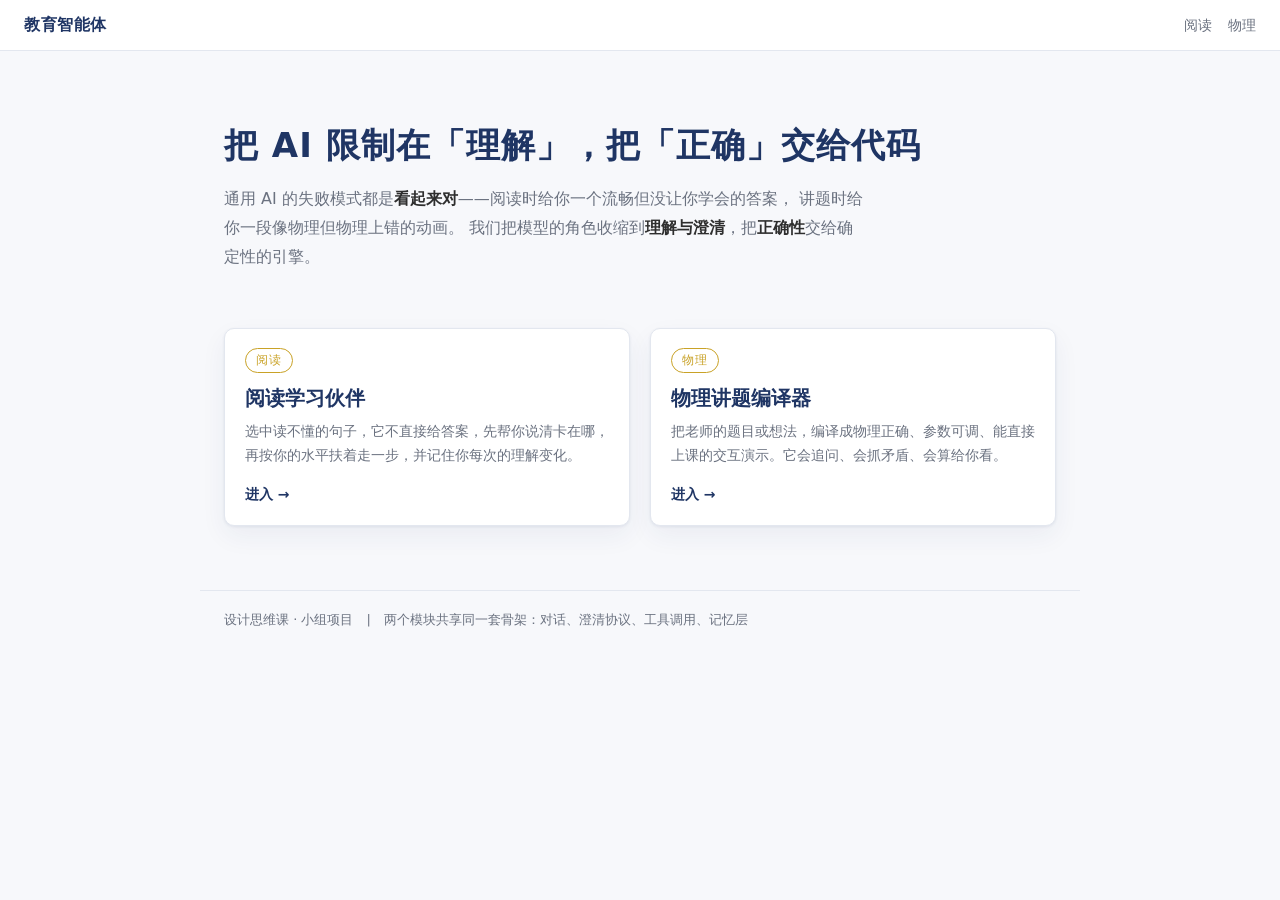
<file: frontend/index.html>
<!DOCTYPE html>
<html lang="zh-CN">
<head>
<meta charset="utf-8">
<meta name="viewport" content="width=device-width, initial-scale=1">
<title>教育智能体</title>
<link rel="stylesheet" href="theme.css">
<style>
  .hero { max-width: 880px; margin: 0 auto; padding: 72px 24px 32px; }
  .hero h1 { font-size: 34px; letter-spacing: 1px; margin-bottom: 14px; }
  .hero .lead { font-size: 16px; color: var(--c-muted); max-width: 640px; line-height: 1.8; }
  .hero .lead b { color: var(--c-text); font-weight: 600; }

  .grid {
    max-width: 880px; margin: 0 auto; padding: 8px 24px 64px;
    display: grid; grid-template-columns: 1fr 1fr; gap: 20px;
  }
  @media (max-width: 720px) { .grid { grid-template-columns: 1fr; } }

  .entry {
    display: block; text-decoration: none; color: inherit;
    transition: transform .18s, box-shadow .18s;
  }
  .entry:hover { transform: translateY(-3px); box-shadow: 0 4px 10px rgba(31,53,100,.10), 0 16px 36px rgba(31,53,100,.10); }
  .entry .tag {
    display: inline-block; font-size: 12px; letter-spacing: 1px;
    color: var(--c-accent); border: 1px solid var(--c-accent);
    border-radius: 999px; padding: 2px 10px; margin-bottom: 12px;
  }
  .entry h2 { font-size: 20px; margin-bottom: 8px; }
  .entry p { color: var(--c-muted); font-size: 14px; margin: 0 0 14px; line-height: 1.7; }
  .entry .go { font-size: 14px; color: var(--c-primary); font-weight: 600; }

  footer {
    max-width: 880px; margin: 0 auto; padding: 0 24px 48px;
    color: var(--c-muted); font-size: 13px; border-top: 1px solid var(--c-border);
    padding-top: 18px;
  }
</style>
</head>
<body>

<div class="topbar">
  <span class="brand">教育智能体</span>
  <span class="nav"><a href="read/">阅读</a><a href="physics/">物理</a></span>
</div>

<div class="hero">
  <h1>把 AI 限制在「理解」，把「正确」交给代码</h1>
  <p class="lead">
    通用 AI 的失败模式都是<b>看起来对</b>——阅读时给你一个流畅但没让你学会的答案，
    讲题时给你一段像物理但物理上错的动画。
    我们把模型的角色收缩到<b>理解与澄清</b>，把<b>正确性</b>交给确定性的引擎。
  </p>
</div>

<div class="grid">
  <a class="entry card" href="read/">
    <span class="tag">阅读</span>
    <h2>阅读学习伙伴</h2>
    <p>选中读不懂的句子，它不直接给答案，先帮你说清卡在哪，再按你的水平扶着走一步，并记住你每次的理解变化。</p>
    <span class="go">进入 →</span>
  </a>

  <a class="entry card" href="physics/">
    <span class="tag">物理</span>
    <h2>物理讲题编译器</h2>
    <p>把老师的题目或想法，编译成物理正确、参数可调、能直接上课的交互演示。它会追问、会抓矛盾、会算给你看。</p>
    <span class="go">进入 →</span>
  </a>
</div>

<footer>
  设计思维课 · 小组项目　|　两个模块共享同一套骨架：对话、澄清协议、工具调用、记忆层
</footer>

</body>
</html>
</file>
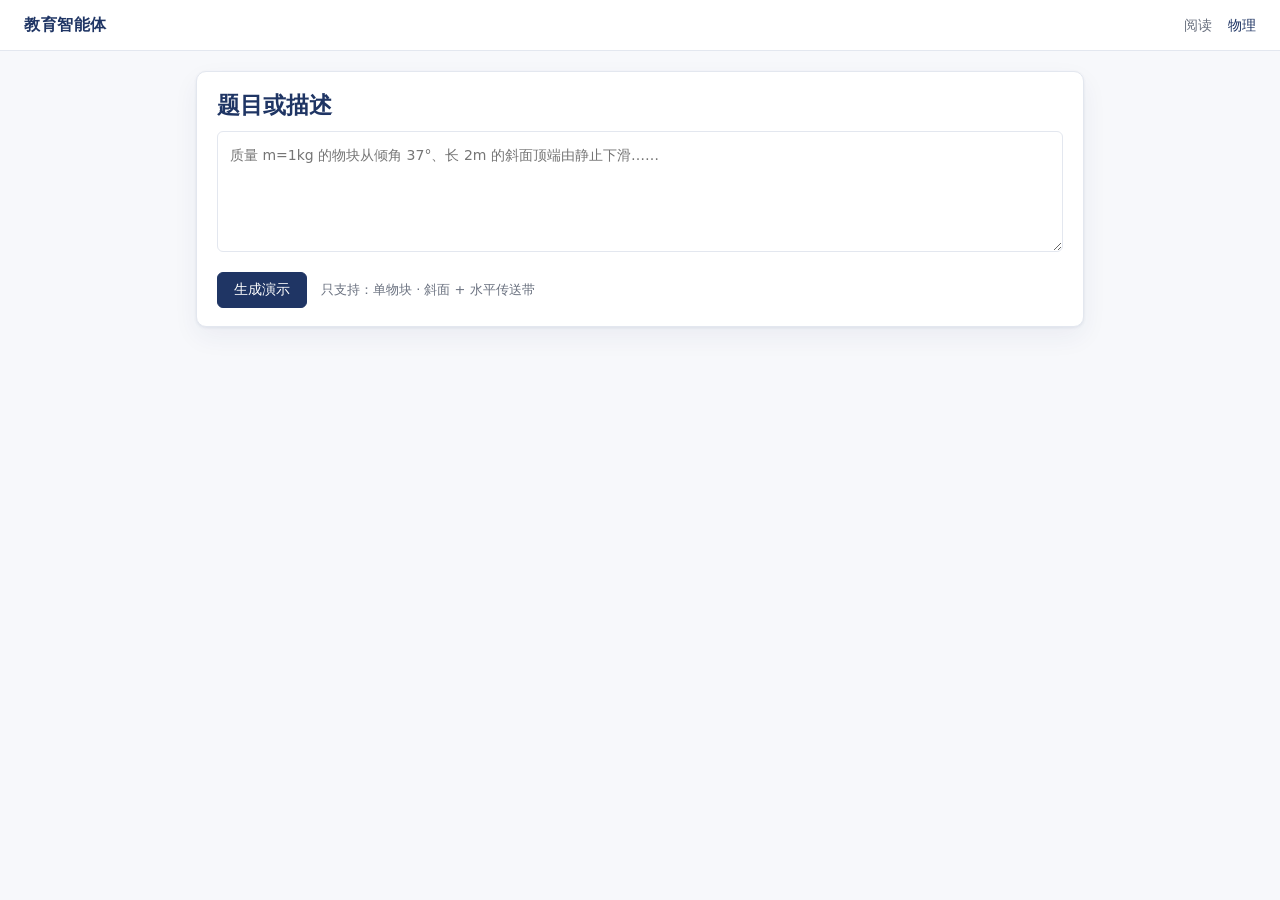
<file: frontend/physics/index.html>
<!DOCTYPE html>
<html lang="zh-CN">
<head>
<meta charset="utf-8">
<meta name="viewport" content="width=device-width, initial-scale=1">
<title>物理讲题编译器</title>
<link rel="stylesheet" href="../theme.css">
<link rel="stylesheet" href="physics.css">
</head>
<body>

<div class="topbar">
  <a class="brand" href="../">教育智能体</a>
  <span class="nav"><a href="../read/">阅读</a><a class="on" href="./">物理</a></span>
</div>

<div class="wrap">
  <section class="card section">
    <h2>题目或描述</h2>
    <textarea id="input" rows="4" placeholder="质量 m=1kg 的物块从倾角 37°、长 2m 的斜面顶端由静止下滑……"></textarea>
    <div class="row">
      <button class="btn" id="build">生成演示</button>
      <span class="muted">只支持：单物块 · 斜面 + 水平传送带</span>
    </div>
  </section>

  <section id="result"></section>
</div>

<script src="../blocks.js"></script>
<script src="canvas.js"></script>
<script src="physics.js"></script>
</body>
</html>
</file>
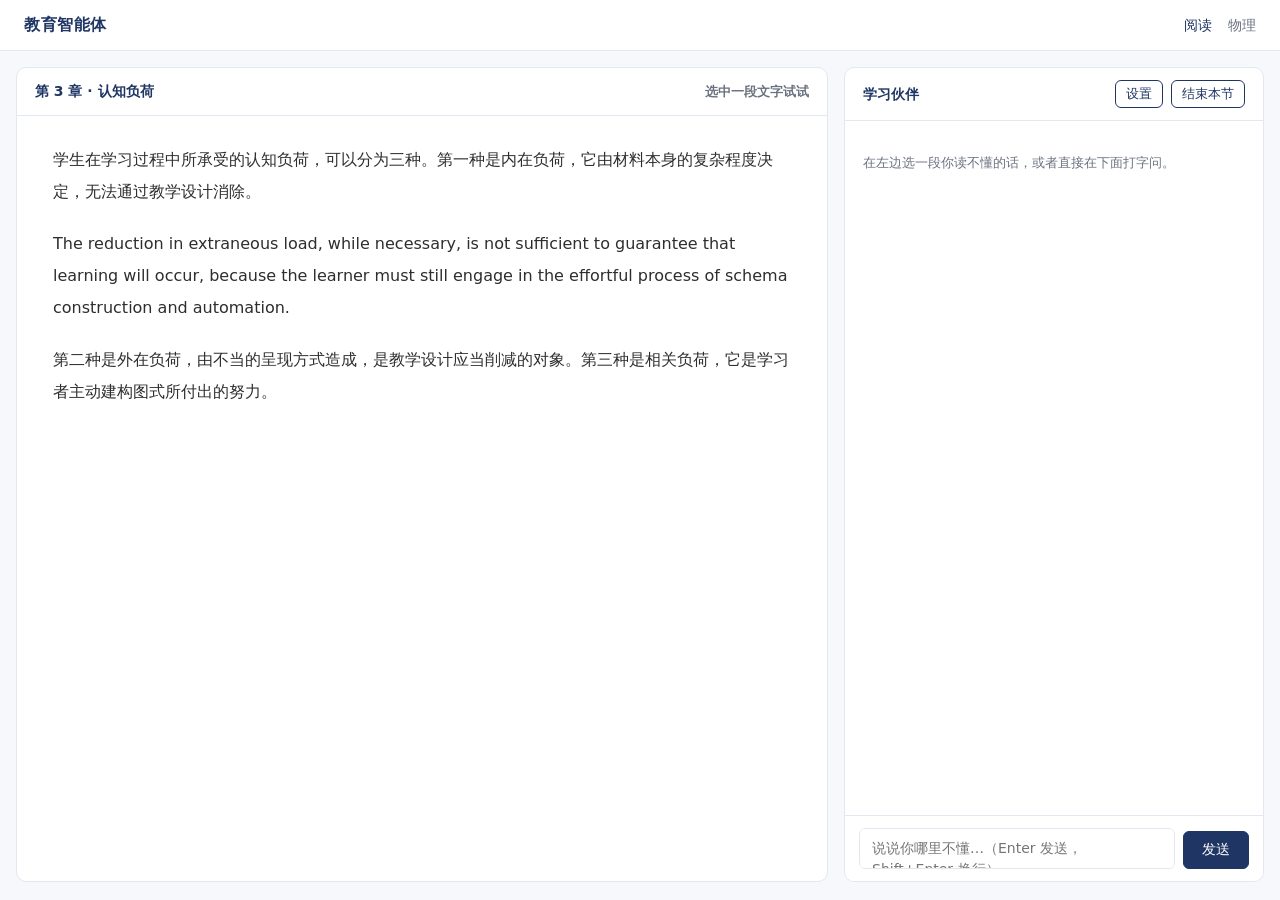
<file: frontend/read/index.html>
<!DOCTYPE html>
<html lang="zh-CN">
<head>
<meta charset="utf-8">
<meta name="viewport" content="width=device-width, initial-scale=1">
<title>阅读学习伙伴</title>
<link rel="stylesheet" href="../theme.css">
<link rel="stylesheet" href="read.css">
</head>
<body>

<div class="topbar">
  <a class="brand" href="../">教育智能体</a>
  <span class="nav"><a class="on" href="../read/">阅读</a><a href="../physics/">物理</a></span>
</div>

<div class="workspace">
  <!-- 左：阅读区 -->
  <section class="pane reading">
    <div class="pane-head">
      <span id="chapter-title">第 3 章 · 认知负荷</span>
      <span class="muted">选中一段文字试试</span>
    </div>
    <article id="text" class="reading-body">
      <p>学生在学习过程中所承受的认知负荷，可以分为三种。第一种是内在负荷，它由材料本身的复杂程度决定，无法通过教学设计消除。</p>
      <p>The reduction in extraneous load, while necessary, is not sufficient to guarantee that learning will occur, because the learner must still engage in the effortful process of schema construction and automation.</p>
      <p>第二种是外在负荷，由不当的呈现方式造成，是教学设计应当削减的对象。第三种是相关负荷，它是学习者主动建构图式所付出的努力。</p>
    </article>
  </section>

  <!-- 右：对话区 -->
  <aside class="pane chat">
    <div class="pane-head">
      <span>学习伙伴</span>
      <span style="display:flex;gap:8px">
        <button class="btn ghost" id="open-settings" style="padding:4px 10px;font-size:13px">设置</button>
        <button class="btn ghost" id="end-session" style="padding:4px 10px;font-size:13px">结束本节</button>
      </span>
    </div>
    <div id="chat" class="chat-body">
      <p class="muted">在左边选一段你读不懂的话，或者直接在下面打字问。</p>
    </div>
    <div class="composer">
      <textarea id="composer" rows="1"
        placeholder="说说你哪里不懂…（Enter 发送，Shift+Enter 换行）"></textarea>
      <button class="btn" id="send">发送</button>
    </div>
  </aside>
</div>

<!-- 设置面板 -->
<div id="settings-mask" class="mask" hidden>
  <div class="modal">
    <div class="modal-head">
      <h3>设置</h3>
      <button class="btn ghost" id="close-settings" style="padding:2px 10px">关闭</button>
    </div>

    <label class="field">
      <span>思考程度</span>
      <select id="set-effort">
        <option value="off">关闭 — 最快，适合直接问答</option>
        <option value="low">低 — 稍微想一下</option>
        <option value="medium">中 — 需要判断学习者卡在哪时用</option>
      </select>
      <span class="muted">越高越慢。实测：off 约 7 秒，low 约 12 秒。</span>
    </label>

    <label class="field">
      <span>系统提示词</span>
      <textarea id="set-prompt" rows="12" spellcheck="false"></textarea>
      <span class="muted">模型的角色设定。保存后立刻生效，刷新页面仍保留。</span>
    </label>

    <div class="modal-actions">
      <button class="btn ghost" id="reset-settings">恢复默认</button>
      <button class="btn" id="save-settings">保存</button>
    </div>
  </div>
</div>

<script src="../blocks.js"></script>
<script src="read.js"></script>
</body>
</html>
</file>
<file: frontend/theme.css>
/* ==========================================================
   theme.css —— 全项目唯一的设计强约束
   规则：所有页面只许用这里的变量和 .btn / .card / .chip
   不许自己定义颜色和字体。布局随便你排。
   ========================================================== */

:root {
  --c-primary:      #1F3564;
  --c-primary-soft: #F1F4FA;
  --c-accent:       #C9A227;
  --c-text:         #2E2E2E;
  --c-muted:        #6B7280;
  --c-bg:           #FFFFFF;
  --c-page:         #F7F8FB;
  --c-border:       #E3E7EF;
  --c-ok:           #1E8E5A;
  --c-warn:         #B8860B;
  --c-err:          #C0392B;

  --r:    10px;
  --r-sm: 6px;
  --shadow: 0 1px 3px rgba(31,53,100,.08), 0 10px 26px rgba(31,53,100,.06);
  --font: "微软雅黑", "Microsoft YaHei", -apple-system, system-ui, sans-serif;
}

* { box-sizing: border-box; }

html, body {
  margin: 0;
  padding: 0;
  font-family: var(--font);
  color: var(--c-text);
  background: var(--c-page);
  font-size: 15px;
  line-height: 1.65;
  -webkit-font-smoothing: antialiased;
}

a { color: var(--c-primary); text-decoration: none; }

/* ---------- 按钮 ---------- */
.btn {
  display: inline-flex;
  align-items: center;
  gap: 6px;
  padding: 8px 16px;
  border: 1px solid var(--c-primary);
  border-radius: var(--r-sm);
  background: var(--c-primary);
  color: #fff;
  font-family: var(--font);
  font-size: 14px;
  cursor: pointer;
  transition: opacity .15s, transform .05s;
}
.btn:hover  { opacity: .88; }
.btn:active { transform: translateY(1px); }

.btn.ghost {
  background: transparent;
  color: var(--c-primary);
}
.btn.ghost:hover { background: var(--c-primary-soft); }

/* ---------- 卡片 ---------- */
.card {
  background: var(--c-bg);
  border: 1px solid var(--c-border);
  border-radius: var(--r);
  box-shadow: var(--shadow);
  padding: 18px 20px;
}

/* ---------- 标签（困惑类型） ---------- */
.chip {
  display: inline-block;
  padding: 6px 14px;
  border: 1px solid var(--c-border);
  border-radius: 999px;
  background: var(--c-bg);
  color: var(--c-text);
  font-size: 14px;
  cursor: pointer;
  transition: all .15s;
}
.chip:hover  { border-color: var(--c-primary); color: var(--c-primary); }
.chip.active {
  border-color: var(--c-primary);
  background: var(--c-primary);
  color: #fff;
}

/* ---------- 通用文字 ---------- */
.muted     { color: var(--c-muted); font-size: 13px; }
.section   { margin-bottom: 20px; }
h1, h2, h3 { color: var(--c-primary); margin: 0 0 10px; line-height: 1.35; }

/* ---------- 顶部导航（各页面共用） ---------- */
.topbar {
  display: flex;
  align-items: center;
  gap: 14px;
  padding: 12px 24px;
  background: var(--c-bg);
  border-bottom: 1px solid var(--c-border);
}
.topbar .brand {
  font-weight: 700;
  color: var(--c-primary);
  font-size: 16px;
  letter-spacing: .5px;
}
.topbar .nav { margin-left: auto; display: flex; gap: 16px; font-size: 14px; }
.topbar .nav a { color: var(--c-muted); }
.topbar .nav a:hover, .topbar .nav a.on { color: var(--c-primary); }
</file>
<file: frontend/physics/physics.css>
/* 只写布局，颜色字体来自 theme.css */
.wrap { max-width: 920px; margin: 0 auto; padding: 20px 16px 60px; }

textarea {
  width: 100%;
  padding: 12px;
  border: 1px solid var(--c-border);
  border-radius: var(--r-sm);
  font-family: var(--font);
  font-size: 14px;
  line-height: 1.7;
  resize: vertical;
  color: var(--c-text);
}
textarea:focus { outline: none; border-color: var(--c-primary); }

.row { display: flex; align-items: center; gap: 14px; margin-top: 12px; }

.status {
  display: inline-block;
  padding: 2px 10px;
  border-radius: 999px;
  font-size: 12px;
  font-weight: 600;
}
.status.green  { background: #E6F4EC; color: var(--c-ok); }
.status.yellow { background: #FBF3DF; color: var(--c-warn); }
.status.red    { background: #FBEAE7; color: var(--c-err); }

.slider-row {
  display: flex; align-items: center; gap: 12px; margin-top: 14px;
}
.slider-row input[type=range] { flex: 1; }
.slider-row .val { font-family: Consolas, monospace; min-width: 64px; text-align: right; }
</file>
<file: frontend/read/read.css>
/* 只写布局。颜色、字体、按钮、标签一律来自 theme.css */

.workspace {
  display: grid;
  grid-template-columns: 1fr 420px;
  gap: 16px;
  padding: 16px;
  height: calc(100vh - 53px);
}
@media (max-width: 900px) { .workspace { grid-template-columns: 1fr; height: auto; } }

.pane {
  background: var(--c-bg);
  border: 1px solid var(--c-border);
  border-radius: var(--r);
  display: flex;
  flex-direction: column;
  overflow: hidden;
}

.pane-head {
  display: flex;
  align-items: center;
  justify-content: space-between;
  padding: 12px 18px;
  border-bottom: 1px solid var(--c-border);
  font-size: 14px;
  font-weight: 600;
  color: var(--c-primary);
}

.reading-body {
  padding: 28px 36px;
  overflow-y: auto;
  font-size: 16px;
  line-height: 2;
}
.reading-body p { margin: 0 0 20px; }
.reading-body ::selection { background: #FFE9A8; }

.chat-body {
  padding: 18px;
  overflow-y: auto;
  flex: 1;
}
.chat-body > * { margin-bottom: 16px; }

/* 输入区 */
.composer {
  display: flex;
  gap: 8px;
  align-items: flex-end;
  padding: 12px 14px;
  border-top: 1px solid var(--c-border);
  background: var(--c-bg);
}
.composer textarea {
  flex: 1;
  min-height: 38px;
  max-height: 120px;
  padding: 9px 12px;
  border: 1px solid var(--c-border);
  border-radius: var(--r-sm);
  font-family: var(--font);
  font-size: 14px;
  line-height: 1.5;
  color: var(--c-text);
  resize: none;
  outline: none;
}
.composer textarea:focus { border-color: var(--c-primary); }
.composer .btn { height: 38px; padding: 0 18px; }
.composer .btn:disabled { opacity: .45; cursor: not-allowed; }

/* ---------- 设置面板 ---------- */
.mask {
  position: fixed;
  inset: 0;
  background: rgba(20, 28, 45, .38);
  display: flex;
  align-items: center;
  justify-content: center;
  z-index: 50;
  padding: 20px;
}
.mask[hidden] { display: none; }

.modal {
  width: min(680px, 100%);
  max-height: 88vh;
  overflow-y: auto;
  background: var(--c-bg);
  border-radius: var(--r);
  box-shadow: 0 20px 60px rgba(31,53,100,.28);
  padding: 22px 24px 20px;
}

.modal-head {
  display: flex;
  align-items: center;
  justify-content: space-between;
  margin-bottom: 16px;
}
.modal-head h3 { margin: 0; }

.field {
  display: flex;
  flex-direction: column;
  gap: 7px;
  margin-bottom: 18px;
}
.field > span:first-child {
  font-size: 13px;
  font-weight: 600;
  color: var(--c-primary);
}
.field select,
.field textarea {
  width: 100%;
  padding: 9px 12px;
  border: 1px solid var(--c-border);
  border-radius: var(--r-sm);
  font-family: var(--font);
  font-size: 13px;
  line-height: 1.65;
  color: var(--c-text);
  background: var(--c-bg);
  outline: none;
  resize: vertical;
}
.field select:focus,
.field textarea:focus { border-color: var(--c-primary); }
.field textarea { font-family: Consolas, "微软雅黑", monospace; font-size: 12.5px; }

.modal-actions {
  display: flex;
  justify-content: flex-end;
  gap: 10px;
  padding-top: 4px;
  border-top: 1px solid var(--c-border);
  margin-top: 6px;
  padding-top: 16px;
}
</file>
